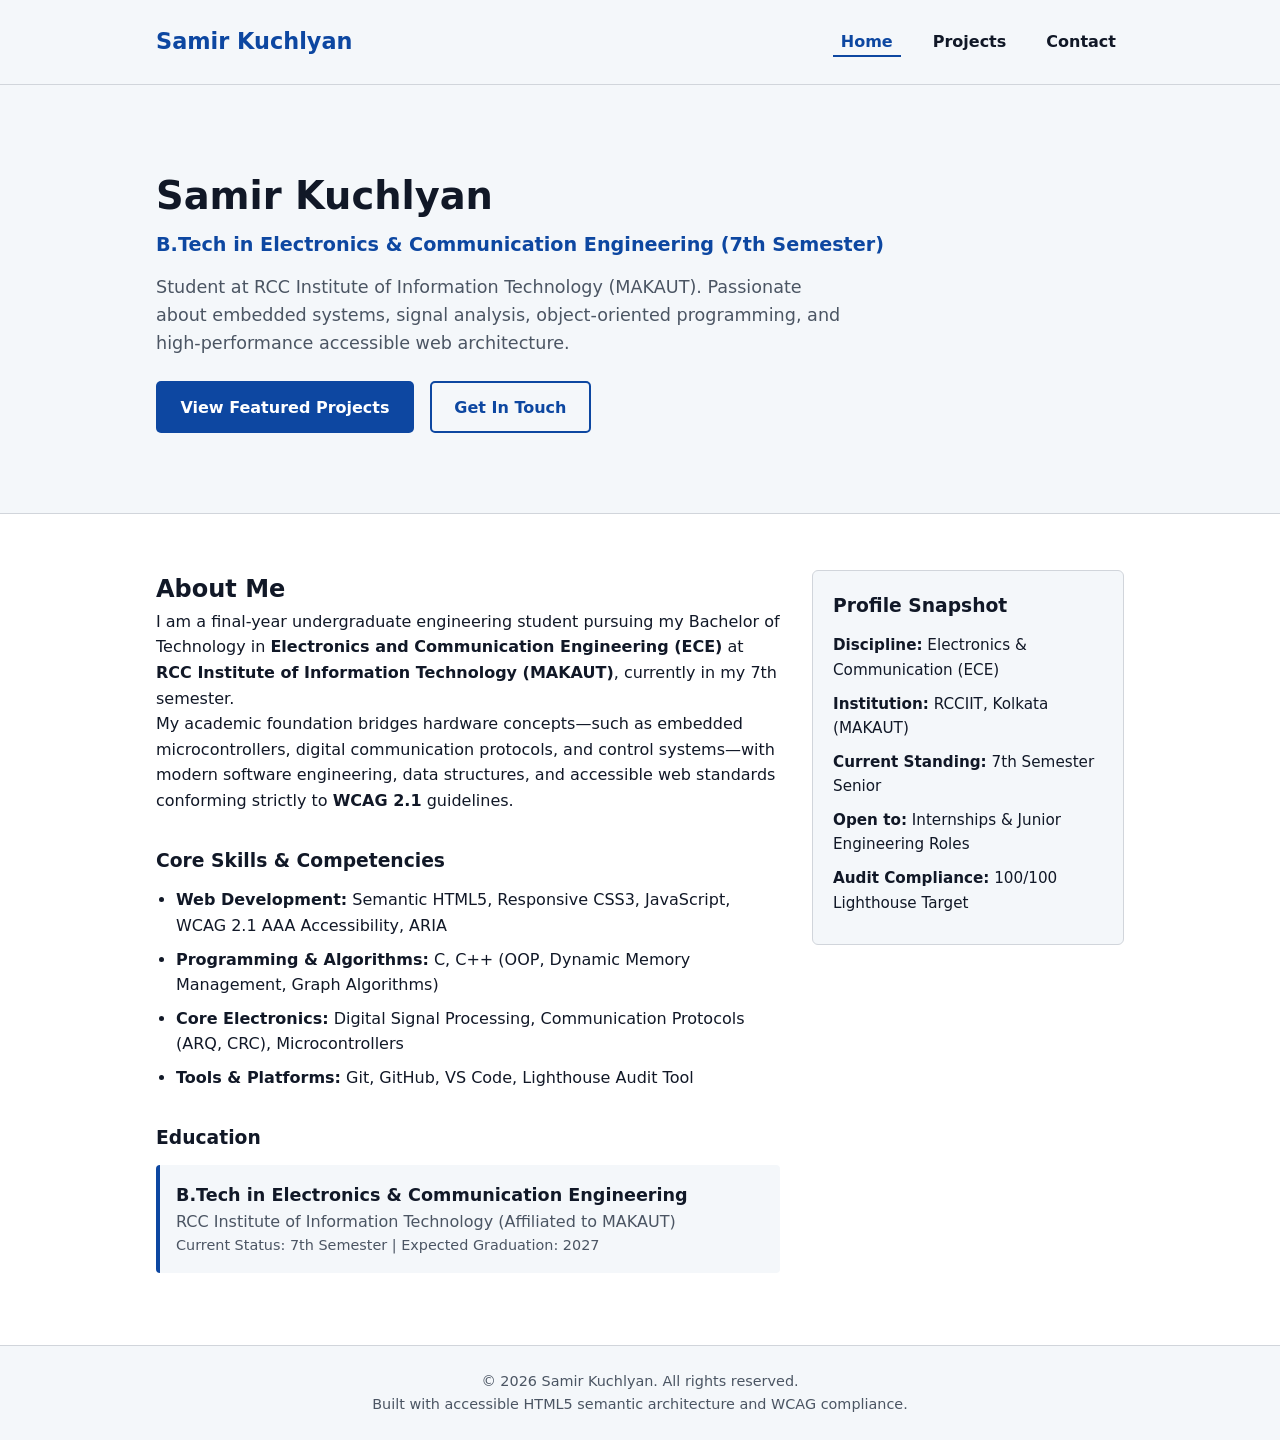
<file: index.html>
<!DOCTYPE html>
<html lang="en">
<head>
  <meta charset="UTF-8">
  <meta name="viewport" content="width=device-width, initial-scale=1.0">
  <title>Samir Kuchlyan | Electronics & Communication Engineer & Web Developer</title>
  <meta name="description" content="Personal portfolio of Samir Kuchlyan, an Electronics & Communication Engineering student at RCC Institute of Information Technology (MAKAUT), specializing in accessible web development, embedded systems, and algorithms.">
  <meta name="keywords" content="Samir Kuchlyan, RCCIIT, MAKAUT, ECE, Electronics and Communication Engineering, Web Developer, WCAG, HTML5 Semantic">
  <meta name="author" content="Samir Kuchlyan">
  <meta name="robots" content="index, follow">

  <!-- Open Graph Meta Tags -->
  <meta property="og:title" content="Samir Kuchlyan | Engineering & Web Portfolio">
  <meta property="og:description" content="Portfolio of Samir Kuchlyan - 7th Semester B.Tech in Electronics & Communication Engineering at RCCIIT (MAKAUT).">
  <meta property="og:type" content="website">

  <link rel="stylesheet" href="styles.css">
</head>
<body>

  <!-- Accessible Skip Navigation Link -->
  <a href="#main-content" class="skip-link">Skip to main content</a>

  <header role="banner" class="site-header">
    <div class="container header-container">
      <div class="logo">
        <a href="index.html" aria-label="Samir Kuchlyan Portfolio Homepage">Samir Kuchlyan</a>
      </div>
      <nav role="navigation" aria-label="Main Navigation">
        <ul class="nav-list">
          <li><a href="index.html" aria-current="page" class="nav-link active">Home</a></li>
          <li><a href="projects.html" class="nav-link">Projects</a></li>
          <li><a href="contact.html" class="nav-link">Contact</a></li>
        </ul>
      </nav>
    </div>
  </header>

  <main id="main-content" tabindex="-1">
    <section class="hero-section" aria-labelledby="hero-title">
      <div class="container">
        <h1 id="hero-title">Samir Kuchlyan</h1>
        <p class="hero-role">B.Tech in Electronics & Communication Engineering (7th Semester)</p>
        <p class="hero-subtitle">Student at RCC Institute of Information Technology (MAKAUT). Passionate about embedded systems, signal analysis, object-oriented programming, and high-performance accessible web architecture.</p>
        <div class="hero-cta">
          <a href="projects.html" class="btn btn-primary">View Featured Projects</a>
          <a href="contact.html" class="btn btn-secondary">Get In Touch</a>
        </div>
      </div>
    </section>

    <div class="container layout-with-sidebar">
      <section class="main-body" aria-labelledby="about-heading">
        <h2 id="about-heading">About Me</h2>
        <p>I am a final-year undergraduate engineering student pursuing my Bachelor of Technology in <strong>Electronics and Communication Engineering (ECE)</strong> at <strong>RCC Institute of Information Technology (MAKAUT)</strong>, currently in my 7th semester.</p>
        <p>My academic foundation bridges hardware concepts—such as embedded microcontrollers, digital communication protocols, and control systems—with modern software engineering, data structures, and accessible web standards conforming strictly to <strong>WCAG 2.1</strong> guidelines.</p>

        <section class="skills-section" aria-labelledby="skills-heading">
          <h3 id="skills-heading">Core Skills & Competencies</h3>
          <ul class="skills-list" aria-label="Skills list">
            <li><strong>Web Development:</strong> Semantic HTML5, Responsive CSS3, JavaScript, WCAG 2.1 AAA Accessibility, ARIA</li>
            <li><strong>Programming & Algorithms:</strong> C, C++ (OOP, Dynamic Memory Management, Graph Algorithms)</li>
            <li><strong>Core Electronics:</strong> Digital Signal Processing, Communication Protocols (ARQ, CRC), Microcontrollers</li>
            <li><strong>Tools & Platforms:</strong> Git, GitHub, VS Code, Lighthouse Audit Tool</li>
          </ul>
        </section>

        <section class="education-section" aria-labelledby="edu-heading">
          <h3 id="edu-heading">Education</h3>
          <div class="edu-card">
            <h4>B.Tech in Electronics & Communication Engineering</h4>
            <p class="edu-institution">RCC Institute of Information Technology (Affiliated to MAKAUT)</p>
            <p class="edu-meta">Current Status: 7th Semester | Expected Graduation: 2027</p>
          </div>
        </section>
      </section>

      <aside role="complementary" aria-labelledby="sidebar-heading" class="sidebar">
        <h3 id="sidebar-heading">Profile Snapshot</h3>
        <ul>
          <li><strong>Discipline:</strong> Electronics & Communication (ECE)</li>
          <li><strong>Institution:</strong> RCCIIT, Kolkata (MAKAUT)</li>
          <li><strong>Current Standing:</strong> 7th Semester Senior</li>
          <li><strong>Open to:</strong> Internships & Junior Engineering Roles</li>
          <li><strong>Audit Compliance:</strong> 100/100 Lighthouse Target</li>
        </ul>
      </aside>
    </div>
  </main>

  <footer role="contentinfo" class="site-footer">
    <div class="container footer-content">
      <p>&copy; 2026 Samir Kuchlyan. All rights reserved.</p>
      <p>Built with accessible HTML5 semantic architecture and WCAG compliance.</p>
    </div>
  </footer>

</body>
</html>
</file>
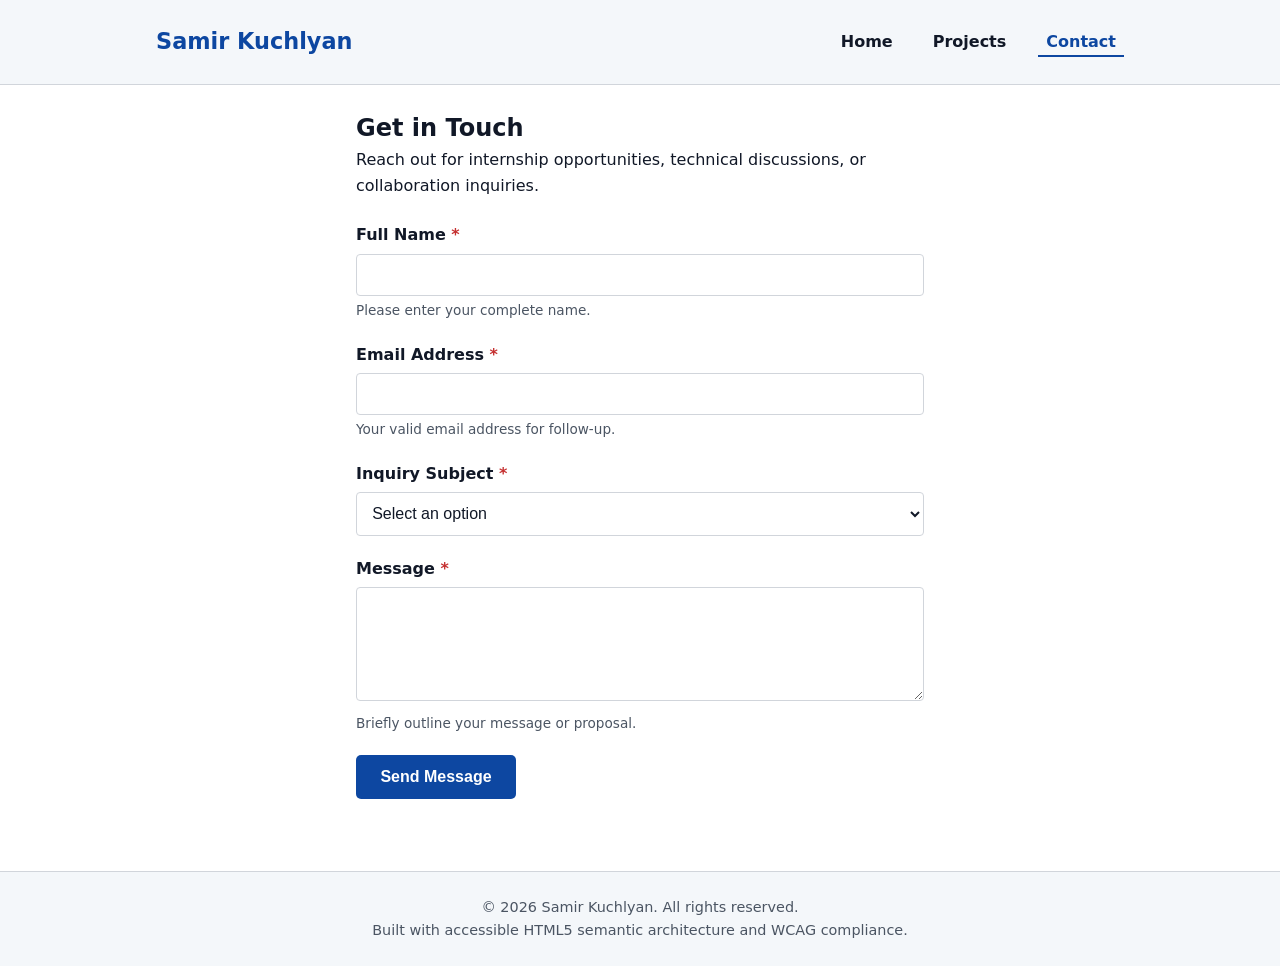
<file: contact.html>
<!DOCTYPE html>
<html lang="en">
<head>
  <meta charset="UTF-8">
  <meta name="viewport" content="width=device-width, initial-scale=1.0">
  <title>Contact | Samir Kuchlyan</title>
  <meta name="description" content="Contact Samir Kuchlyan for engineering internships, technical collaborations, and inquiries.">
  <meta name="author" content="Samir Kuchlyan">
  <meta name="robots" content="index, follow">
  <link rel="stylesheet" href="styles.css">
</head>
<body>

  <a href="#main-content" class="skip-link">Skip to main content</a>

  <header role="banner" class="site-header">
    <div class="container header-container">
      <div class="logo">
        <a href="index.html" aria-label="Samir Kuchlyan Portfolio Homepage">Samir Kuchlyan</a>
      </div>
      <nav role="navigation" aria-label="Main Navigation">
        <ul class="nav-list">
          <li><a href="index.html" class="nav-link">Home</a></li>
          <li><a href="projects.html" class="nav-link">Projects</a></li>
          <li><a href="contact.html" aria-current="page" class="nav-link active">Contact</a></li>
        </ul>
      </nav>
    </div>
  </header>

  <main id="main-content" tabindex="-1">
    <section class="container form-wrapper" aria-labelledby="contact-heading">
      <h1 id="contact-heading">Get in Touch</h1>
      <p class="section-desc">Reach out for internship opportunities, technical discussions, or collaboration inquiries.</p>

      <form action="#" method="POST" class="contact-form" novalidate>
        <div class="form-group">
          <label for="fullname">Full Name <span class="required" aria-hidden="true">*</span></label>
          <input 
            type="text" 
            id="fullname" 
            name="fullname" 
            required 
            aria-required="true"
            aria-describedby="name-desc"
            autocomplete="name"
          >
          <small id="name-desc" class="field-help">Please enter your complete name.</small>
        </div>

        <div class="form-group">
          <label for="email">Email Address <span class="required" aria-hidden="true">*</span></label>
          <input 
            type="email" 
            id="email" 
            name="email" 
            required 
            aria-required="true"
            aria-describedby="email-desc"
            autocomplete="email"
          >
          <small id="email-desc" class="field-help">Your valid email address for follow-up.</small>
        </div>

        <div class="form-group">
          <label for="subject">Inquiry Subject <span class="required" aria-hidden="true">*</span></label>
          <select id="subject" name="subject" required aria-required="true">
            <option value="" disabled selected>Select an option</option>
            <option value="internship">Internship Opportunity</option>
            <option value="engineering">Electronics / Software Project</option>
            <option value="general">General Inquiries</option>
          </select>
        </div>

        <div class="form-group">
          <label for="message">Message <span class="required" aria-hidden="true">*</span></label>
          <textarea 
            id="message" 
            name="message" 
            rows="5" 
            required 
            aria-required="true"
            aria-describedby="message-desc"
          ></textarea>
          <small id="message-desc" class="field-help">Briefly outline your message or proposal.</small>
        </div>

        <button type="submit" class="btn btn-primary submit-btn">Send Message</button>
      </form>
    </section>
  </main>

  <footer role="contentinfo" class="site-footer">
    <div class="container footer-content">
      <p>&copy; 2026 Samir Kuchlyan. All rights reserved.</p>
      <p>Built with accessible HTML5 semantic architecture and WCAG compliance.</p>
    </div>
  </footer>

</body>
</html>
</file>
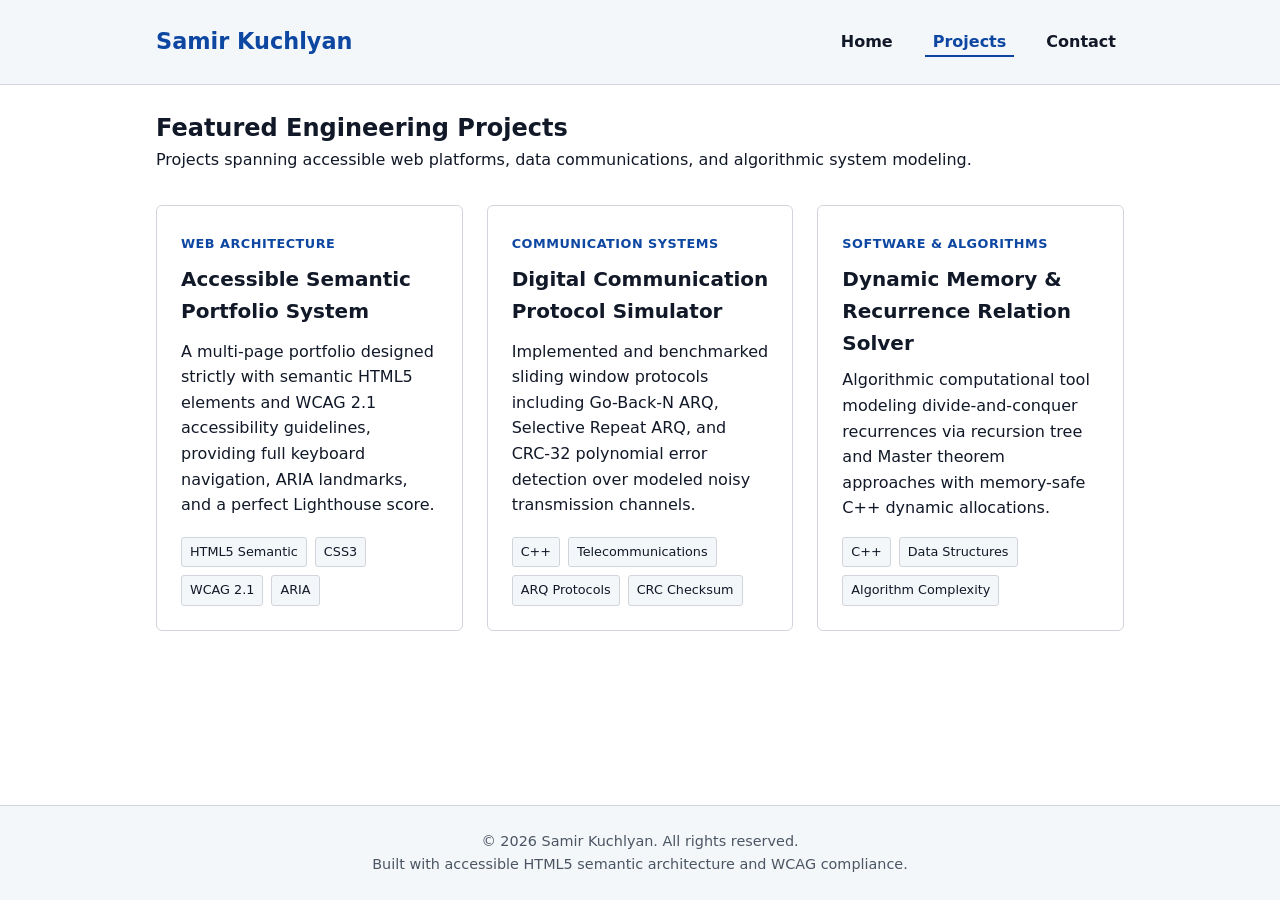
<file: projects.html>
<!DOCTYPE html>
<html lang="en">
<head>
  <meta charset="UTF-8">
  <meta name="viewport" content="width=device-width, initial-scale=1.0">
  <title>Projects | Samir Kuchlyan Portfolio</title>
  <meta name="description" content="Engineering, protocol simulation, and accessible web applications developed by Samir Kuchlyan (ECE, RCCIIT).">
  <meta name="author" content="Samir Kuchlyan">
  <meta name="robots" content="index, follow">
  <link rel="stylesheet" href="styles.css">
</head>
<body>

  <a href="#main-content" class="skip-link">Skip to main content</a>

  <header role="banner" class="site-header">
    <div class="container header-container">
      <div class="logo">
        <a href="index.html" aria-label="Samir Kuchlyan Portfolio Homepage">Samir Kuchlyan</a>
      </div>
      <nav role="navigation" aria-label="Main Navigation">
        <ul class="nav-list">
          <li><a href="index.html" class="nav-link">Home</a></li>
          <li><a href="projects.html" aria-current="page" class="nav-link active">Projects</a></li>
          <li><a href="contact.html" class="nav-link">Contact</a></li>
        </ul>
      </nav>
    </div>
  </header>

  <main id="main-content" tabindex="-1">
    <section class="container" aria-labelledby="projects-title">
      <h1 id="projects-title">Featured Engineering Projects</h1>
      <p class="section-desc">Projects spanning accessible web platforms, data communications, and algorithmic system modeling.</p>

      <div class="projects-grid">
        <article class="project-card" aria-labelledby="proj-1-title">
          <header class="project-header">
            <span class="project-badge">Web Architecture</span>
            <h2 id="proj-1-title">Accessible Semantic Portfolio System</h2>
          </header>
          <div class="project-content">
            <p>A multi-page portfolio designed strictly with semantic HTML5 elements and WCAG 2.1 accessibility guidelines, providing full keyboard navigation, ARIA landmarks, and a perfect Lighthouse score.</p>
          </div>
          <footer class="project-footer">
            <ul class="tech-tags" aria-label="Technologies used for Accessible Portfolio">
              <li>HTML5 Semantic</li>
              <li>CSS3</li>
              <li>WCAG 2.1</li>
              <li>ARIA</li>
            </ul>
          </footer>
        </article>

        <article class="project-card" aria-labelledby="proj-2-title">
          <header class="project-header">
            <span class="project-badge">Communication Systems</span>
            <h2 id="proj-2-title">Digital Communication Protocol Simulator</h2>
          </header>
          <div class="project-content">
            <p>Implemented and benchmarked sliding window protocols including Go-Back-N ARQ, Selective Repeat ARQ, and CRC-32 polynomial error detection over modeled noisy transmission channels.</p>
          </div>
          <footer class="project-footer">
            <ul class="tech-tags" aria-label="Technologies used for Protocol Simulator">
              <li>C++</li>
              <li>Telecommunications</li>
              <li>ARQ Protocols</li>
              <li>CRC Checksum</li>
            </ul>
          </footer>
        </article>

        <article class="project-card" aria-labelledby="proj-3-title">
          <header class="project-header">
            <span class="project-badge">Software & Algorithms</span>
            <h2 id="proj-3-title">Dynamic Memory & Recurrence Relation Solver</h2>
          </header>
          <div class="project-content">
            <p>Algorithmic computational tool modeling divide-and-conquer recurrences via recursion tree and Master theorem approaches with memory-safe C++ dynamic allocations.</p>
          </div>
          <footer class="project-footer">
            <ul class="tech-tags" aria-label="Technologies used for Algorithm Project">
              <li>C++</li>
              <li>Data Structures</li>
              <li>Algorithm Complexity</li>
            </ul>
          </footer>
        </article>
      </div>
    </section>
  </main>

  <footer role="contentinfo" class="site-footer">
    <div class="container footer-content">
      <p>&copy; 2026 Samir Kuchlyan. All rights reserved.</p>
      <p>Built with accessible HTML5 semantic architecture and WCAG compliance.</p>
    </div>
  </footer>

</body>
</html>
</file>
<file: styles.css>
/* WCAG AAA/AA Compliant Color Palette */
:root {
  --bg-primary: #ffffff;
  --bg-secondary: #f4f7fa;
  --text-main: #111827;
  --text-muted: #4b5563;
  --primary-color: #0d47a1;
  --primary-hover: #082d68;
  --border-color: #d1d5db;
  --focus-ring: #1d4ed8;
}

* {
  box-sizing: border-box;
  margin: 0;
  padding: 0;
}

body {
  font-family: system-ui, -apple-system, BlinkMacSystemFont, 'Segoe UI', Roboto, Oxygen, Ubuntu, sans-serif;
  line-height: 1.6;
  color: var(--text-main);
  background-color: var(--bg-primary);
  display: flex;
  flex-direction: column;
  min-height: 100vh;
}

/* Accessibility: Skip Navigation Link */
.skip-link {
  position: absolute;
  top: -100px;
  left: 1rem;
  background: var(--text-main);
  color: #ffffff;
  padding: 0.75rem 1.25rem;
  z-index: 9999;
  text-decoration: none;
  font-weight: 700;
  border-radius: 4px;
}

.skip-link:focus {
  top: 1rem;
  outline: 3px solid #f59e0b;
}

/* Accessible Focus Ring */
a:focus-visible,
button:focus-visible,
input:focus-visible,
textarea:focus-visible,
select:focus-visible {
  outline: 3px solid var(--focus-ring);
  outline-offset: 3px;
}

.container {
  max-width: 1000px;
  margin: 0 auto;
  padding: 1.5rem 1rem;
  width: 100%;
}

/* Header & Nav */
.site-header {
  background-color: var(--bg-secondary);
  border-bottom: 1px solid var(--border-color);
}

.header-container {
  display: flex;
  justify-content: space-between;
  align-items: center;
}

.logo a {
  font-size: 1.4rem;
  font-weight: 700;
  color: var(--primary-color);
  text-decoration: none;
}

.nav-list {
  display: flex;
  list-style: none;
  gap: 1.5rem;
}

.nav-link {
  color: var(--text-main);
  text-decoration: none;
  font-weight: 600;
  padding: 0.25rem 0.5rem;
}

.nav-link:hover {
  color: var(--primary-color);
}

.nav-link.active {
  border-bottom: 2px solid var(--primary-color);
  color: var(--primary-color);
}

/* Main Content */
main {
  flex: 1;
}

.hero-section {
  background-color: var(--bg-secondary);
  padding: 3.5rem 0;
  border-bottom: 1px solid var(--border-color);
}

.hero-section h1 {
  font-size: 2.4rem;
  margin-bottom: 0.25rem;
  color: var(--text-main);
}

.hero-role {
  font-size: 1.2rem;
  font-weight: 600;
  color: var(--primary-color);
  margin-bottom: 0.75rem;
}

.hero-subtitle {
  font-size: 1.1rem;
  color: var(--text-muted);
  max-width: 700px;
  margin-bottom: 1.5rem;
}

.hero-cta {
  display: flex;
  gap: 1rem;
}

/* Buttons */
.btn {
  display: inline-block;
  padding: 0.7rem 1.4rem;
  font-size: 1rem;
  font-weight: 600;
  text-decoration: none;
  border-radius: 5px;
  border: 2px solid transparent;
  cursor: pointer;
}

.btn-primary {
  background-color: var(--primary-color);
  color: #ffffff;
}

.btn-primary:hover {
  background-color: var(--primary-hover);
}

.btn-secondary {
  background-color: transparent;
  color: var(--primary-color);
  border-color: var(--primary-color);
}

.btn-secondary:hover {
  background-color: var(--bg-secondary);
}

/* Layout with Sidebar */
.layout-with-sidebar {
  display: grid;
  grid-template-columns: 2fr 1fr;
  gap: 2rem;
  margin-top: 2rem;
}

@media (max-width: 768px) {
  .layout-with-sidebar {
    grid-template-columns: 1fr;
  }
}

.sidebar {
  background-color: var(--bg-secondary);
  padding: 1.25rem;
  border-radius: 6px;
  height: fit-content;
  border: 1px solid var(--border-color);
}

.sidebar ul {
  list-style: none;
  margin-top: 0.75rem;
}

.sidebar li {
  margin-bottom: 0.6rem;
  font-size: 0.95rem;
}

.skills-section, .education-section {
  margin-top: 2rem;
}

.skills-list {
  margin-top: 0.75rem;
  padding-left: 1.25rem;
}

.skills-list li {
  margin-bottom: 0.5rem;
}

.edu-card {
  margin-top: 0.75rem;
  padding: 1rem;
  background-color: var(--bg-secondary);
  border-left: 4px solid var(--primary-color);
  border-radius: 4px;
}

.edu-card h4 {
  font-size: 1.1rem;
  color: var(--text-main);
}

.edu-institution {
  color: var(--text-muted);
  font-weight: 500;
}

.edu-meta {
  font-size: 0.9rem;
  color: var(--text-muted);
}

/* Projects Grid */
.projects-grid {
  display: grid;
  grid-template-columns: repeat(auto-fit, minmax(280px, 1fr));
  gap: 1.5rem;
  margin-top: 2rem;
}

.project-card {
  border: 1px solid var(--border-color);
  border-radius: 6px;
  padding: 1.5rem;
  background-color: #ffffff;
  display: flex;
  flex-direction: column;
  justify-content: space-between;
}

.project-badge {
  font-size: 0.8rem;
  text-transform: uppercase;
  color: var(--primary-color);
  font-weight: 700;
  letter-spacing: 0.5px;
}

.project-card h2 {
  font-size: 1.25rem;
  margin: 0.5rem 0;
}

.tech-tags {
  display: flex;
  flex-wrap: wrap;
  gap: 0.5rem;
  list-style: none;
  margin-top: 1rem;
}

.tech-tags li {
  background-color: var(--bg-secondary);
  border: 1px solid var(--border-color);
  font-size: 0.8rem;
  padding: 0.25rem 0.5rem;
  border-radius: 3px;
}

/* Form Styles */
.form-wrapper {
  max-width: 600px;
}

.contact-form {
  margin-top: 1.5rem;
}

.form-group {
  margin-bottom: 1.25rem;
}

.form-group label {
  display: block;
  font-weight: 600;
  margin-bottom: 0.35rem;
}

.required {
  color: #c53030;
}

.field-help {
  display: block;
  font-size: 0.85rem;
  color: var(--text-muted);
  margin-top: 0.25rem;
}

.form-group input,
.form-group select,
.form-group textarea {
  width: 100%;
  padding: 0.7rem;
  border: 1px solid var(--border-color);
  border-radius: 4px;
  font-size: 1rem;
  color: var(--text-main);
  background-color: #ffffff;
}

/* Footer */
.site-footer {
  background-color: var(--bg-secondary);
  border-top: 1px solid var(--border-color);
  margin-top: 3rem;
  text-align: center;
  font-size: 0.9rem;
  color: var(--text-muted);
}
</file>
